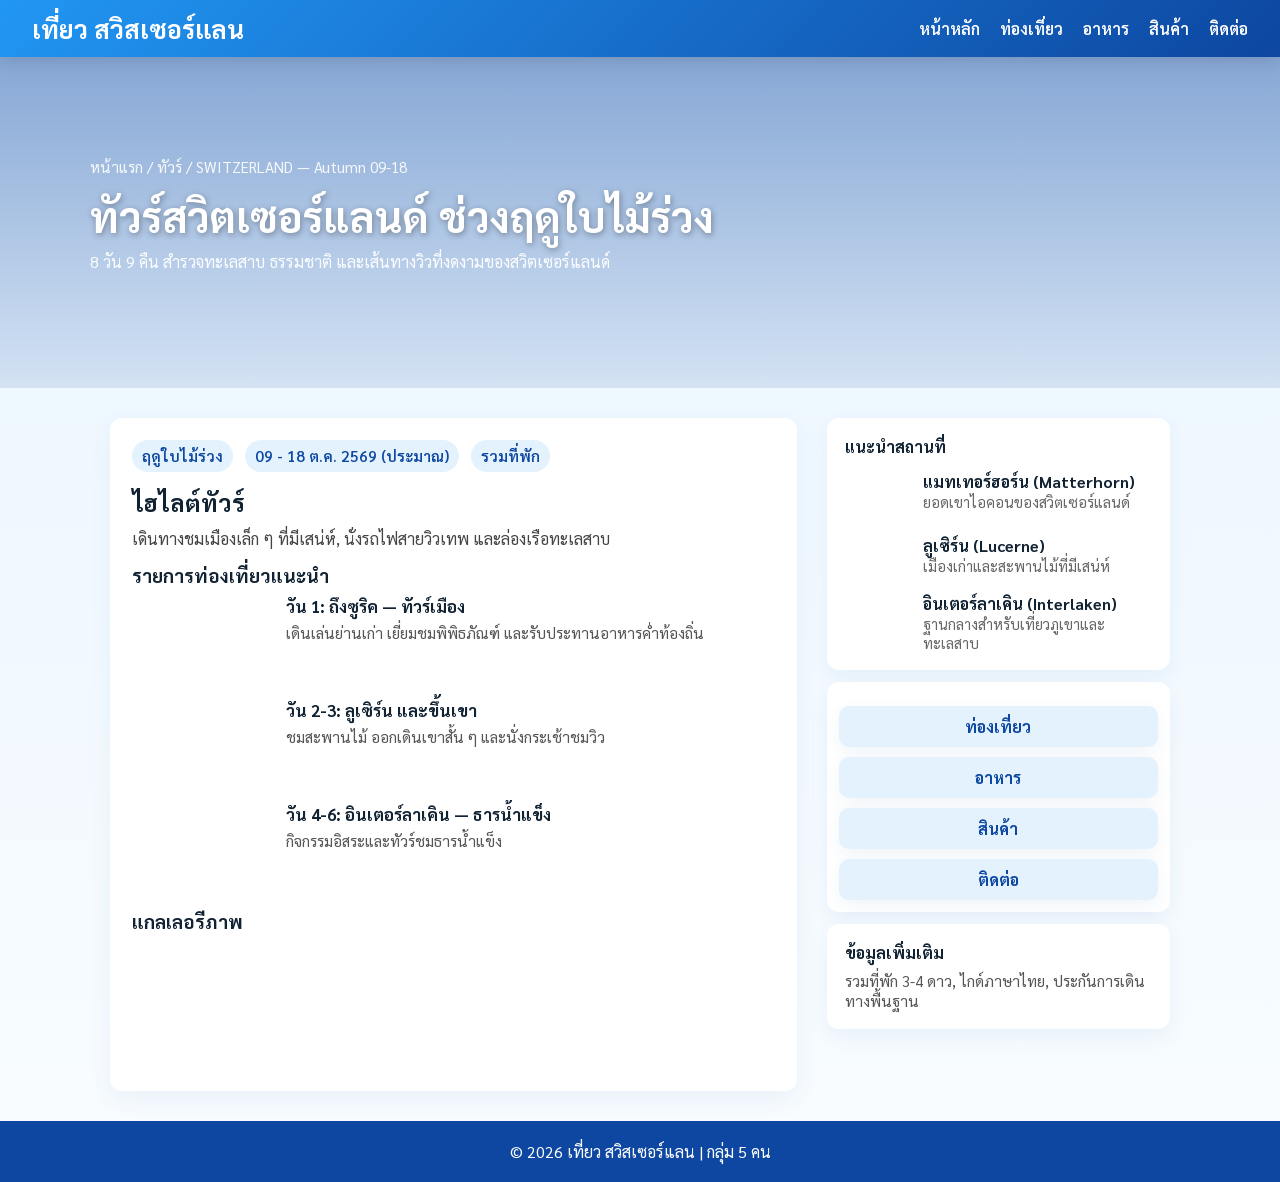
<file: feature/index.html>
<!DOCTYPE html>
<html lang="th">
<head>
    <meta charset="UTF-8">
    <meta name="viewport" content="width=device-width, initial-scale=1.0">
    <title>หน้าหลัก</title>

    <link rel="stylesheet" href="https://fonts.googleapis.com/css2?family=Sarabun:wght@300;400;600;700&display=swap">
    <style>
        *{margin:0;padding:0;box-sizing:border-box;font-family:'Sarabun',sans-serif}
        html{scroll-behavior:smooth}
        body{background:linear-gradient(to bottom,#eaf6ff,#f8fcff);color:#123;}

        .navbar{display:flex;justify-content:space-between;align-items:center;background:linear-gradient(135deg,#2196f3,#0d47a1);padding:12px 32px;position:sticky;top:0;z-index:100;box-shadow:0 4px 15px rgba(0,0,0,.12)}
        .logo{color:white;font-size:1.6rem;font-weight:700}
        .nav-links{list-style:none;display:flex;gap:20px}
        .nav-links a{color:white;text-decoration:none;font-weight:600}

        .hero{background:linear-gradient(rgba(13,71,161,.45),rgba(13,71,161,.12)),url("https://images.unsplash.com/photo-1501785888041-af3ef285b470");background-size:cover;background-position:center;color:white;padding:100px 20px}
        .hero .wrap{max-width:1100px;margin:0 auto;text-align:left}
        .breadcrumb{color:rgba(255,255,255,.9);font-size:.95rem;margin-bottom:12px}
        .hero h1{font-size:2.6rem;margin-bottom:8px;text-shadow:1px 2px 6px rgba(0,0,0,.35)}
        .hero p{font-size:1rem;margin-bottom:16px;color:rgba(255,255,255,.95)}

        .container{max-width:1100px;margin:30px auto;display:grid;grid-template-columns:2fr 1fr;gap:30px;padding:0 20px}

        .main-card{background:white;border-radius:12px;padding:22px;box-shadow:0 8px 24px rgba(3,81,156,.06)}
        .meta{display:flex;gap:12px;flex-wrap:wrap;margin-bottom:14px}
        .meta .pill{background:#e3f2fd;color:#0d47a1;padding:6px 10px;border-radius:999px;font-weight:600;font-size:.95rem}

        .itinerary{display:flex;flex-direction:column;gap:14px}
        .day{display:flex;gap:14px;align-items:flex-start}
        .day .thumb{width:140px;height:90px;border-radius:8px;background-size:cover;background-position:center;flex-shrink:0}
        .day .info h3{font-size:1.05rem;margin-bottom:6px}
        .day .info p{color:#555;font-size:.96rem}

        .gallery{display:grid;grid-template-columns:repeat(auto-fit,minmax(140px,1fr));gap:10px;margin-top:16px}
        .gallery .img{height:120px;border-radius:8px;background-size:cover;background-position:center}

        .sidebar .card{background:white;border-radius:12px;padding:18px;box-shadow:0 8px 20px rgba(3,81,156,.06)}
        .price{font-size:1.6rem;color:#0d47a1;font-weight:800;margin:8px 0}
        .book-btn{display:block;text-align:center;margin-top:12px;padding:12px 16px;background:#2196f3;color:white;border-radius:10px;text-decoration:none;font-weight:700}

        .quick-links{display:flex;flex-direction:column;gap:10px;margin-top:12px}
        .quick-links a{display:block;text-align:center;padding:10px 12px;background:#e3f2fd;color:#0d47a1;border-radius:10px;text-decoration:none;font-weight:700;box-shadow:0 6px 18px rgba(3,81,156,.06)}
        .quick-links a:hover{background:#bbdefb}

        footer{background:#0d47a1;color:white;text-align:center;padding:20px;margin-top:30px}

        @media(max-width:900px){.container{grid-template-columns:1fr}.hero{padding:70px 20px}.hero h1{font-size:1.9rem}.gallery .img{height:90px}}
    </style>
</head>
<body>

    <nav class="navbar">
        <div class="logo">เที่ยว สวิสเซอร์แลน</div>

        <ul class="nav-links">
            <li><a href="index.html">หน้าหลัก</a></li>
            <li><a href="attaction/attactions.html">ท่องเที่ยว</a></li>
            <li><a href="food/foods.html">อาหาร</a></li>
            <li><a href="good/goods.html">สินค้า</a></li>
            <li><a href="contact/contacts.html">ติดต่อ</a></li>
        </ul>
    </nav>

    <header class="hero">
        <div class="wrap">
            <div class="breadcrumb">หน้าแรก / ทัวร์ / SWITZERLAND — Autumn 09-18</div>
            <h1>ทัวร์สวิตเซอร์แลนด์ ช่วงฤดูใบไม้ร่วง</h1>
            <p>8 วัน 9 คืน สำรวจทะเลสาบ ธรรมชาติ และเส้นทางวิวที่งดงามของสวิตเซอร์แลนด์</p>
              <!-- Removed booking button -->
        </div>
    </header>

    <main class="container">
        <div class="main-card">
            <div class="meta">
                <div class="pill">ฤดูใบไม้ร่วง</div>
                <div class="pill">09 - 18 ต.ค. 2569 (ประมาณ)</div>
                <div class="pill">รวมที่พัก</div>
            </div>

            <h2 style="margin-bottom:10px">ไฮไลต์ทัวร์</h2>
            <p style="color:#444;margin-bottom:14px">เดินทางชมเมืองเล็ก ๆ ที่มีเสน่ห์, นั่งรถไฟสายวิวเทพ และล่องเรือทะเลสาบ</p>

            <h3 style="margin-top:6px;margin-bottom:8px">รายการท่องเที่ยวแนะนำ</h3>
            <div class="itinerary">
                <div class="day">
                    <div class="thumb" style="background-image:url('https://images.unsplash.com/photo-1501785888041-af3ef285b470')"></div>
                    <div class="info">
                        <h3>วัน 1: ถึงซูริค — ทัวร์เมือง</h3>
                        <p>เดินเล่นย่านเก่า เยี่ยมชมพิพิธภัณฑ์ และรับประทานอาหารค่ำท้องถิ่น</p>
                    </div>
                </div>

                <div class="day">
                    <div class="thumb" style="background-image:url('https://images.unsplash.com/photo-1508610048659-a06b669e3321')"></div>
                    <div class="info">
                        <h3>วัน 2-3: ลูเซิร์น และขึ้นเขา</h3>
                        <p>ชมสะพานไม้ ออกเดินเขาสั้น ๆ และนั่งกระเช้าชมวิว</p>
                    </div>
                </div>

                <div class="day">
                    <div class="thumb" style="background-image:url('https://images.unsplash.com/photo-1526772662000-3f88f10405ff')"></div>
                    <div class="info">
                        <h3>วัน 4-6: อินเตอร์ลาเคิน — ธารน้ำแข็ง</h3>
                        <p>กิจกรรมอิสระและทัวร์ชมธารน้ำแข็ง</p>
                    </div>
                </div>
            </div>

            <h3 style="margin-top:16px;margin-bottom:8px">แกลเลอรีภาพ</h3>
            <div class="gallery">
                <div class="img" style="background-image:url('https://images.unsplash.com/photo-1501785888041-af3ef285b470')"></div>
                <div class="img" style="background-image:url('https://images.unsplash.com/photo-1508610048659-a06b669e3321')"></div>
                <div class="img" style="background-image:url('https://images.unsplash.com/photo-1526772662000-3f88f10405ff')"></div>
                <div class="img" style="background-image:url('https://images.unsplash.com/photo-1444090542259-0af8fa96557e')"></div>
            </div>
        </div>

        <aside class="sidebar">
            <div class="card main-card">
                <h4 style="margin-bottom:8px">แนะนำสถานที่</h4>
                <div style="display:flex;flex-direction:column;gap:12px">
                    <div style="display:flex;gap:10px;align-items:center">
                        <div style="width:68px;height:52px;border-radius:8px;background-image:url('https://images.unsplash.com/photo-1501785888041-af3ef285b470');background-size:cover;background-position:center;flex-shrink:0"></div>
                        <div>
                            <div style="font-weight:700">แมทเทอร์ฮอร์น (Matterhorn)</div>
                            <div style="color:#666;font-size:.92rem">ยอดเขาไอคอนของสวิตเซอร์แลนด์</div>
                        </div>
                    </div>

                    <div style="display:flex;gap:10px;align-items:center">
                        <div style="width:68px;height:52px;border-radius:8px;background-image:url('https://images.unsplash.com/photo-1508610048659-a06b669e3321');background-size:cover;background-position:center;flex-shrink:0"></div>
                        <div>
                            <div style="font-weight:700">ลูเซิร์น (Lucerne)</div>
                            <div style="color:#666;font-size:.92rem">เมืองเก่าและสะพานไม้ที่มีเสน่ห์</div>
                        </div>
                    </div>

                    <div style="display:flex;gap:10px;align-items:center">
                        <div style="width:68px;height:52px;border-radius:8px;background-image:url('https://images.unsplash.com/photo-1526772662000-3f88f10405ff');background-size:cover;background-position:center;flex-shrink:0"></div>
                        <div>
                            <div style="font-weight:700">อินเตอร์ลาเคิน (Interlaken)</div>
                            <div style="color:#666;font-size:.92rem">ฐานกลางสำหรับเที่ยวภูเขาและทะเลสาบ</div>
                        </div>
                    </div>
                </div>
            </div>

            <div class="card main-card" style="margin-top:12px;padding:12px">
                <div class="quick-links">
                    <a href="attraction/attractions.html">ท่องเที่ยว</a>
                    <a href="food/foods.html">อาหาร</a>
                    <a href="good/goods.html">สินค้า</a>
                    <a href="contact/contacts.html">ติดต่อ</a>
                </div>
            </div>

            <div style="height:12px"></div>
            <div class="card main-card">
                <h4 style="margin-bottom:8px">ข้อมูลเพิ่มเติม</h4>
                <p style="color:#555;font-size:.95rem">รวมที่พัก 3-4 ดาว, ไกด์ภาษาไทย, ประกันการเดินทางพื้นฐาน</p>
            </div>
        </aside>
    </main>

    <footer>
        <p>© 2026 เที่ยว สวิสเซอร์แลน | กลุ่ม 5 คน</p>
    </footer>

</body>
</html>
</file>
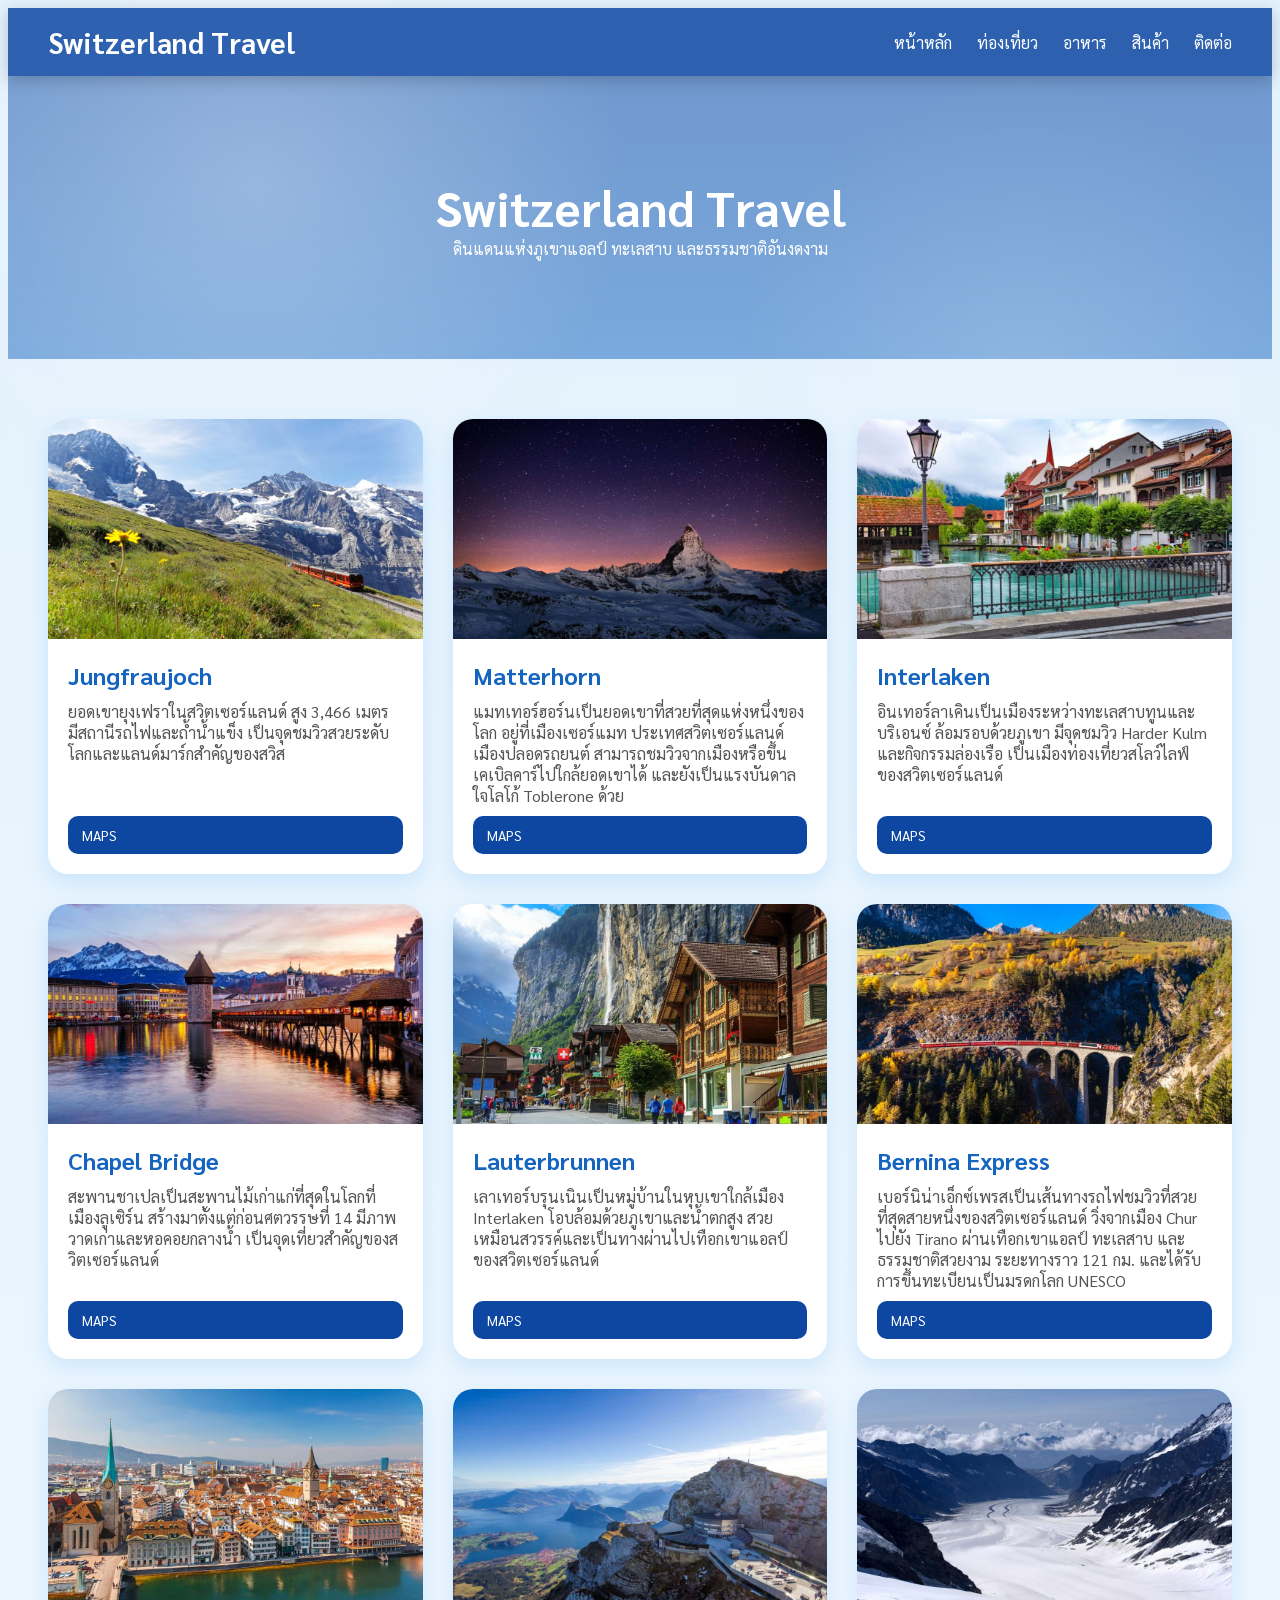
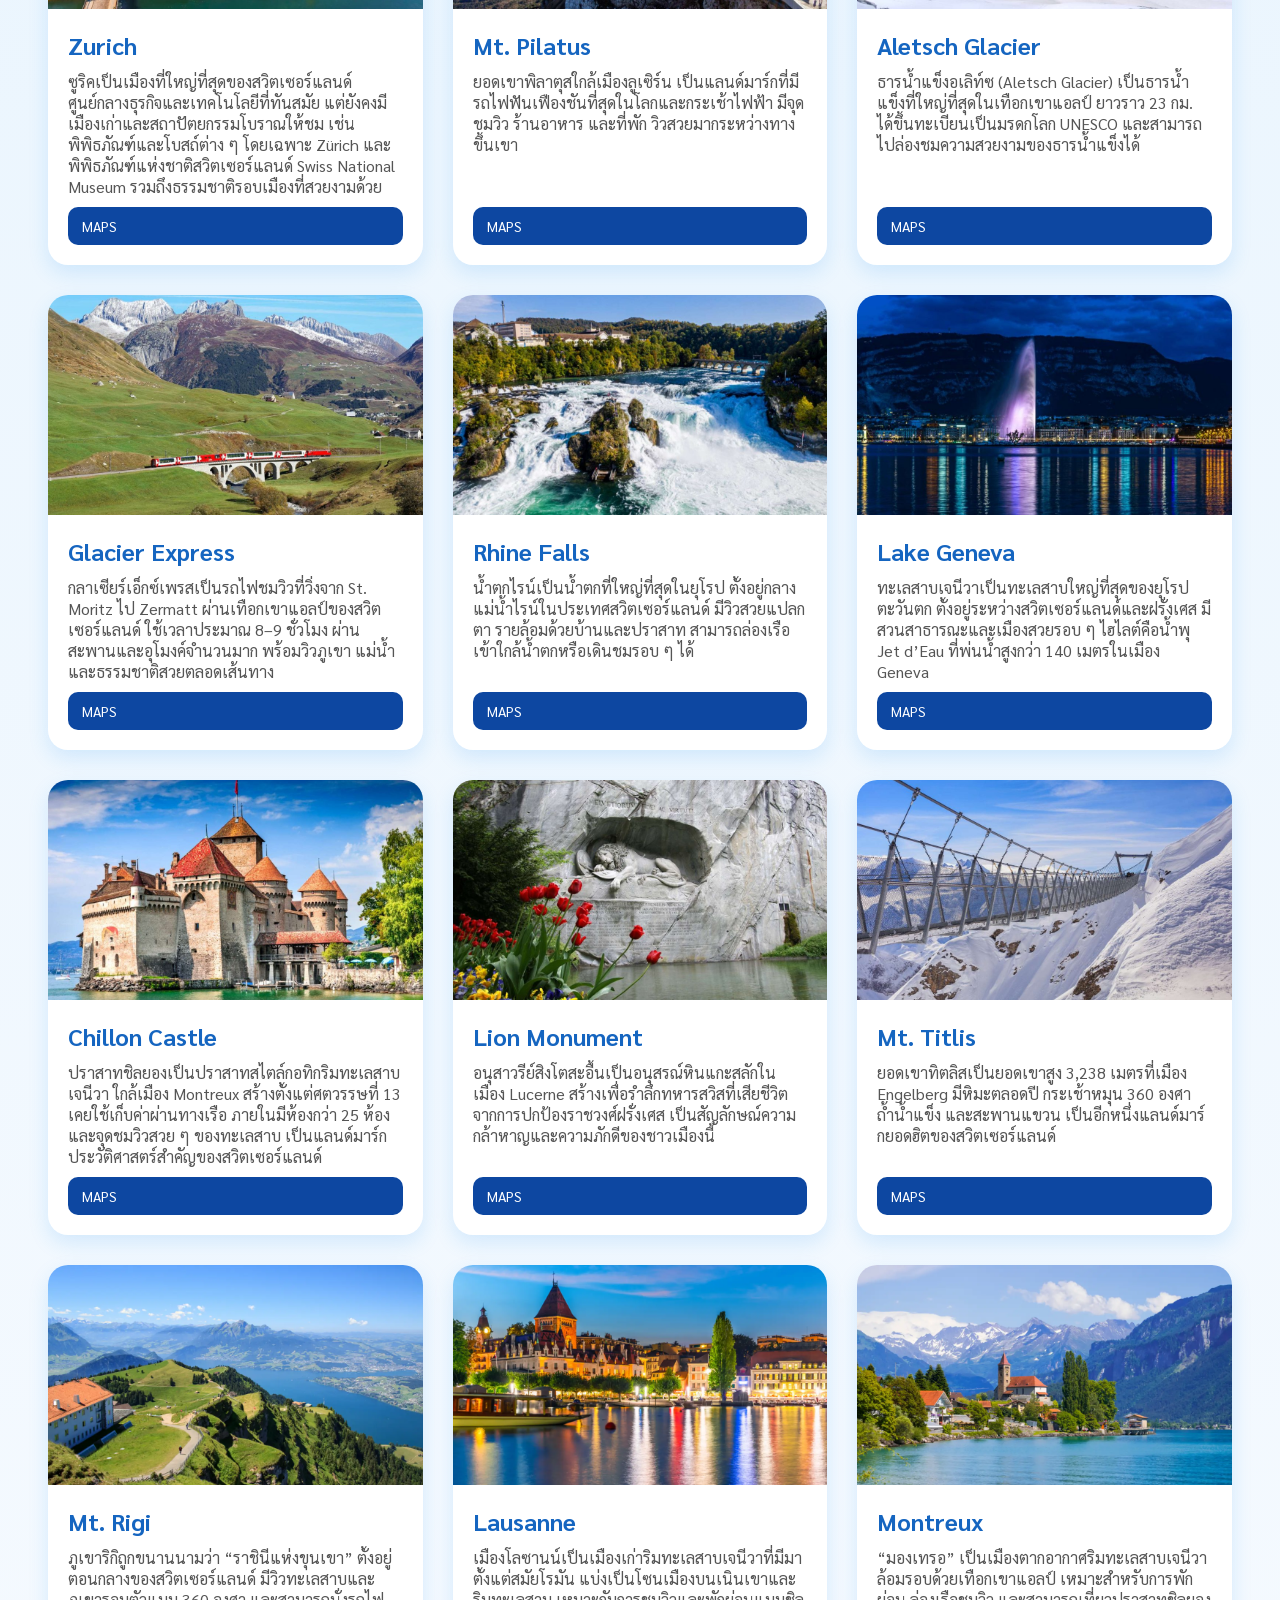
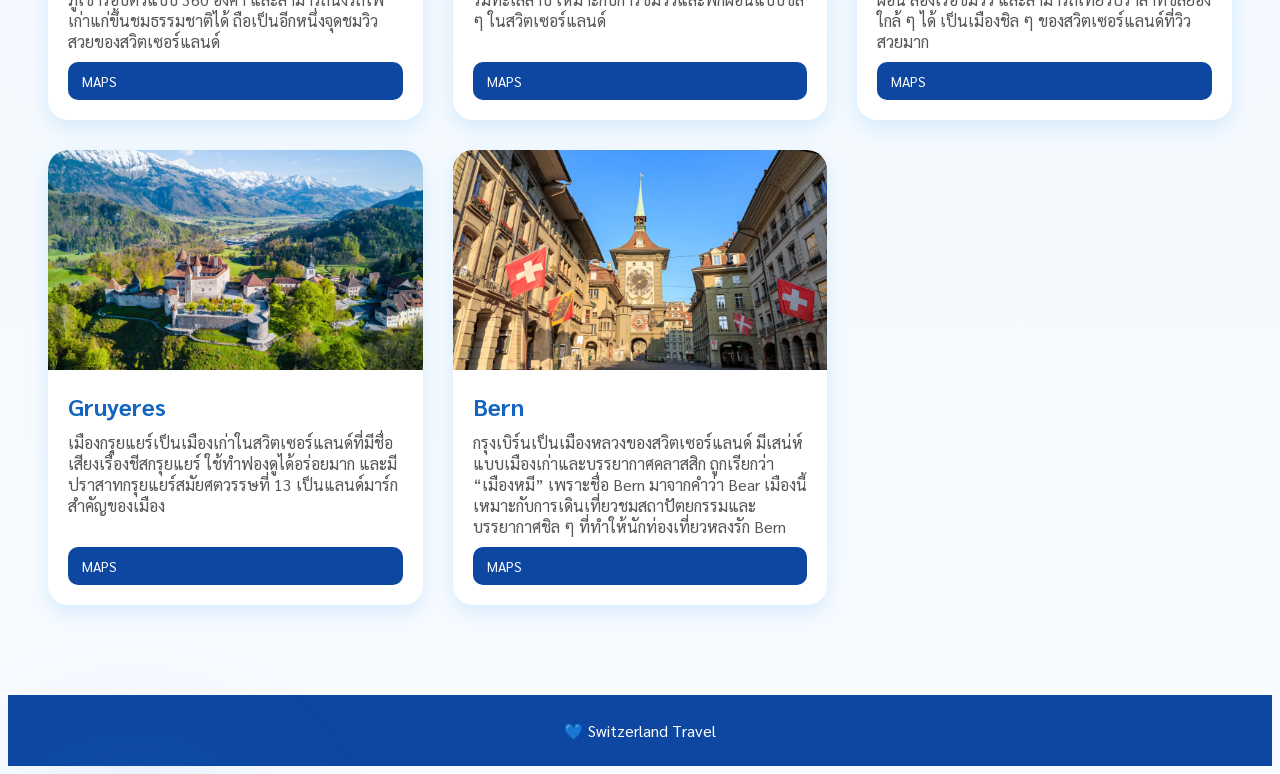
<file: feature/attaction/attactions.html>
<!DOCTYPE html>
<html lang="th">
<head>
<meta charset="UTF-8">
<meta name="viewport" content="width=device-width, initial-scale=1.0">
<title>Switzerland Travel</title>

<link rel="stylesheet" href="https://fonts.googleapis.com/css2?family=Sarabun:wght@300;400;600;700&display=swap">

<style>

.swiss-travel *{
    margin:0;
    padding:0;
    box-sizing:border-box;
    font-family:'Sarabun',sans-serif;
}

.swiss-travel{
    background:linear-gradient(to bottom,#e3f2fd,#f8fbff);
    color:#333;
}

.swiss-travel .navbar{
    display:flex;
    justify-content:space-between;
    align-items:center;
    background:linear-gradient(135deg,#2196f3,#0d47a1);
    padding:15px 40px;
    position:sticky;
    top:0;
    z-index:100;
    box-shadow:0 4px 15px rgba(0,0,0,.2);
}

.swiss-travel .logo{
    color:white;
    font-size:1.8rem;
    font-weight:700;
}

.swiss-travel .nav-links{
    list-style:none;
    display:flex;
    gap:25px;
}

.swiss-travel .nav-links a{
    color:white;
    text-decoration:none;
}

.swiss-travel .hero{
    background:
    linear-gradient(rgba(13,71,161,.55),rgba(33,150,243,.45)),
    url("https://images.unsplash.com/photo-1527668752968-14dc70a27c95");
    background-size:cover;
    background-position:center;
    color:white;
    text-align:center;
    padding:100px 20px;
}

.swiss-travel .hero h1{
    font-size:3rem;
}

.swiss-travel .cards{
    display:grid;
    grid-template-columns:repeat(auto-fit,minmax(300px,1fr));
    gap:30px;
    padding:60px 40px;
    max-width:1400px;
    margin:auto;
}

.swiss-travel .card{
    background:white;
    border-radius:20px;
    overflow:hidden;
    box-shadow:0 8px 20px rgba(33,150,243,.15);
    transition:.3s;

    display:flex;
    flex-direction:column;
}

.swiss-travel .card:hover{
    transform:translateY(-10px);
}

.swiss-travel .card-img{
    width:100%;
    height:220px;
    object-fit:cover;
}

.swiss-travel .card-body{
    padding:20px;
    display:flex;
    flex-direction:column;
    flex:1;
}

.swiss-travel .card-body h2{
    color:#1565c0;
}

.swiss-travel .card-body p{
    color:#555;
    margin:10px 0;
    flex:1;
}

.swiss-travel .btn{
    margin-top:auto;
    display:inline-block;
    padding:10px 14px;
    background:#0d47a1;
    color:white;
    text-decoration:none;
    border-radius:10px;
    font-size:14px;
    transition:.3s;
}

.swiss-travel .btn:hover{
    background:#2196f3;
}

.swiss-travel footer{
    background:#0d47a1;
    color:white;
    text-align:center;
    padding:25px;
    margin-top:30px;
}

html{
    scroll-behavior:smooth;
}

.swiss-travel{
    position:relative;
    overflow-x:hidden;
}

.swiss-travel::before{
    content:"";
    position:fixed;
    inset:0;
    background:
    radial-gradient(circle at 20% 20%,rgba(255,255,255,.25),transparent 30%),
    radial-gradient(circle at 80% 40%,rgba(255,255,255,.15),transparent 25%);
    pointer-events:none;
    z-index:0;
    animation:bgFloat 15s ease-in-out infinite;
}

@keyframes bgFloat{
    0%,100%{
        transform:translateY(0);
    }
    50%{
        transform:translateY(-30px);
    }
}

.swiss-travel .navbar{
    background:rgba(13,71,161,.85);
    backdrop-filter:blur(12px);
}

.swiss-travel .nav-links a{
    position:relative;
    transition:.3s;
}

.swiss-travel .nav-links a::after{
    content:"";
    position:absolute;
    left:0;
    bottom:-5px;
    width:0;
    height:2px;
    background:white;
    transition:.3s;
}

.swiss-travel .nav-links a:hover::after{
    width:100%;
}

.swiss-travel .hero{
    background-attachment:fixed;
}

.swiss-travel .hero h1{
    animation:heroDown 1s ease;
}

.swiss-travel .hero p{
    animation:heroUp 1.2s ease;
}

@keyframes heroDown{
    from{
        opacity:0;
        transform:translateY(-60px);
    }
    to{
        opacity:1;
        transform:translateY(0);
    }
}

@keyframes heroUp{
    from{
        opacity:0;
        transform:translateY(60px);
    }
    to{
        opacity:1;
        transform:translateY(0);
    }
}

.swiss-travel .card{
    position:relative;
    transition:.5s;
}

.swiss-travel .card:hover{
    transform:
    translateY(-15px)
    scale(1.03);
    box-shadow:
    0 25px 50px rgba(33,150,243,.25);
}

.swiss-travel .card::before{
    content:"";
    position:absolute;
    top:0;
    left:-120%;
    width:60%;
    height:100%;
    background:
    linear-gradient(
        90deg,
        transparent,
        rgba(255,255,255,.5),
        transparent
    );
    transition:.8s;
    z-index:2;
}

.swiss-travel .card:hover::before{
    left:130%;
}

.swiss-travel .card-img{
    transition:.8s;
}

.swiss-travel .card:hover .card-img{
    transform:scale(1.12);
}

.swiss-travel .card-body h2{
    transition:.3s;
}

.swiss-travel .card:hover h2{
    color:#2196f3;
}

.swiss-travel .btn{
    position:relative;
    overflow:hidden;
}

.swiss-travel .btn::before{
    content:"";
    position:absolute;
    top:0;
    left:-100%;
    width:100%;
    height:100%;
    background:
    linear-gradient(
        120deg,
        transparent,
        rgba(255,255,255,.4),
        transparent
    );
}

.swiss-travel .btn:hover::before{
    left:100%;
    transition:.7s;
}

.swiss-travel .btn:hover{
    transform:translateY(-3px);
    box-shadow:0 10px 25px rgba(33,150,243,.4);
}

.swiss-travel footer{
    position:relative;
    overflow:hidden;
}

.swiss-travel footer::before{
    content:"";
    position:absolute;
    top:0;
    left:-100%;
    width:100%;
    height:100%;
    background:
    linear-gradient(
        90deg,
        transparent,
        rgba(255,255,255,.15),
        transparent
    );
    animation:footerGlow 6s linear infinite;
}

@keyframes footerGlow{
    100%{
        left:120%;
    }
}

.reveal{
    opacity:0;
    transform:translateY(50px);
}

.reveal.show{
    opacity:1;
    transform:translateY(0);
    transition:1s;
}

@media(max-width:768px){

    .swiss-travel .navbar{
        flex-direction:column;
        gap:15px;
        padding:20px;
    }

    .swiss-travel .nav-links{
        flex-wrap:wrap;
        justify-content:center;
    }

    .swiss-travel .hero h1{
        font-size:2rem;
    }

    .swiss-travel .cards{
        padding:25px 15px;
    }

}
</style>
</head>

<body class="swiss-travel">

<nav class="navbar">
    <div class="logo">Switzerland Travel</div>

    <ul class="nav-links">
        <li><a href="../index.html">หน้าหลัก</a></li>
        <li><a href="../attaction/attactions.html">ท่องเที่ยว</a></li>
        <li><a href="../food/foods.html">อาหาร</a></li>
        <li><a href="../good/goods.html">สินค้า</a></li>
        <li><a href="../contact/contacts.html">ติดต่อ</a></li>
    </ul>
</nav>

<header class="hero">
    <h1>Switzerland Travel</h1>
    <p>ดินแดนแห่งภูเขาแอลป์ ทะเลสาบ และธรรมชาติอันงดงาม</p>
</header>

<section class="cards">

    <div class="card">
            <img class="card-img" src="mGk6d7rv-image2-1024x683.png">
            <div class="card-body">
                <h2>Jungfraujoch</h2>
                <p>ยอดเขายุงเฟราในสวิตเซอร์แลนด์ สูง 3,466 เมตร มีสถานีรถไฟและถ้ำน้ำแข็ง เป็นจุดชมวิวสวยระดับโลกและแลนด์มาร์กสำคัญของสวิส</p>
                <a class="btn" href="https://maps.app.goo.gl/AFrDkyDvjTr9EDqRA" target="_blank">MAPS</a>
            </div>
        </div>

        <div class="card">
            <img class="card-img" src="image15-1024x684.jpg">
            <div class="card-body">
                <h2>Matterhorn</h2>
                <p>แมทเทอร์ฮอร์นเป็นยอดเขาที่สวยที่สุดแห่งหนึ่งของโลก อยู่ที่เมืองเซอร์แมท ประเทศสวิตเซอร์แลนด์ เมืองปลอดรถยนต์ สามารถชมวิวจากเมืองหรือขึ้นเคเบิลคาร์ไปใกล้ยอดเขาได้ และยังเป็นแรงบันดาลใจโลโก้ Toblerone ด้วย</p>
                <a class="btn" href="https://maps.app.goo.gl/59tX1JPrs5vTrHFS8" target="_blank">MAPS</a>
            </div>
        </div>

        <div class="card">
            <img class="card-img" src="image36-1024x683.jpg">
            <div class="card-body">
                <h2>Interlaken</h2>
                <p>อินเทอร์ลาเคินเป็นเมืองระหว่างทะเลสาบทูนและบริเอนซ์ ล้อมรอบด้วยภูเขา มีจุดชมวิว Harder Kulm และกิจกรรมล่องเรือ เป็นเมืองท่องเที่ยวสโลว์ไลฟ์ของสวิตเซอร์แลนด์</p>
                <a class="btn" href="https://maps.app.goo.gl/pNJoBaBYMh2W6HiM6" target="_blank">MAPS</a>
            </div>
        </div>

        <div class="card">
            <img class="card-img" src="xsjBiQvf-image17-1024x683.jpg">
            <div class="card-body">
                <h2>Chapel Bridge</h2>
                <p>สะพานชาเปลเป็นสะพานไม้เก่าแก่ที่สุดในโลกที่เมืองลูเซิร์น สร้างมาตั้งแต่ก่อนศตวรรษที่ 14 มีภาพวาดเก่าและหอคอยกลางน้ำ เป็นจุดเที่ยวสำคัญของสวิตเซอร์แลนด์</p>
                <a class="btn" href="https://maps.app.goo.gl/kdzebMmgwv3HXvSb8" target="_blank">MAPS</a>
            </div>
        </div>

        <div class="card">
            <img class="card-img" src="jSNvDLb9-image1-1024x683.jpg">
            <div class="card-body">
                <h2>Lauterbrunnen</h2>
                <p>เลาเทอร์บรุนเนินเป็นหมู่บ้านในหุบเขาใกล้เมือง Interlaken โอบล้อมด้วยภูเขาและน้ำตกสูง สวยเหมือนสวรรค์และเป็นทางผ่านไปเทือกเขาแอลป์ของสวิตเซอร์แลนด์</p>
                <a class="btn" href="https://maps.app.goo.gl/7t9UDNqiV14X6MDV6" target="_blank">MAPS</a>
            </div>
        </div>

        <div class="card">
            <img class="card-img" src="jgkVvN3C-image31-1024x683.jpg">
            <div class="card-body">
                <h2>Bernina Express</h2>
                <p>เบอร์นิน่าเอ็กซ์เพรสเป็นเส้นทางรถไฟชมวิวที่สวยที่สุดสายหนึ่งของสวิตเซอร์แลนด์ วิ่งจากเมือง Chur ไปยัง Tirano ผ่านเทือกเขาแอลป์ ทะเลสาบ และธรรมชาติสวยงาม ระยะทางราว 121 กม. และได้รับการขึ้นทะเบียนเป็นมรดกโลก UNESCO</p>
                <a class="btn" href="https://maps.app.goo.gl/F92kiLMpTSWUV7j59" target="_blank">MAPS</a>
            </div>
        </div>

        <div class="card">
            <img class="card-img" src="uwJRmFyK-image21-1024x683.jpg">
            <div class="card-body">
                <h2>Zurich</h2>
                <p>ซูริคเป็นเมืองที่ใหญ่ที่สุดของสวิตเซอร์แลนด์ ศูนย์กลางธุรกิจและเทคโนโลยีที่ทันสมัย แต่ยังคงมีเมืองเก่าและสถาปัตยกรรมโบราณให้ชม เช่นพิพิธภัณฑ์และโบสถ์ต่าง ๆ โดยเฉพาะ Zürich และพิพิธภัณฑ์แห่งชาติสวิตเซอร์แลนด์ Swiss National Museum รวมถึงธรรมชาติรอบเมืองที่สวยงามด้วย</p>
                <a class="btn" href="https://maps.app.goo.gl/ncu3TguQ8rBvMJTLA" target="_blank">MAPS</a>
            </div>
        </div>

        <div class="card">
            <img class="card-img" src="w91krM8B-image14-1024x683.jpg">
            <div class="card-body">
                <h2>Mt. Pilatus</h2>
                <p>ยอดเขาพิลาตุสใกล้เมืองลูเซิร์น เป็นแลนด์มาร์กที่มีรถไฟฟันเฟืองชันที่สุดในโลกและกระเช้าไฟฟ้า มีจุดชมวิว ร้านอาหาร และที่พัก วิวสวยมากระหว่างทางขึ้นเขา</p>
                <a class="btn" href="https://maps.app.goo.gl/eQQLqitZCALmqfxL8" target="_blank">MAPS</a>
            </div>
        </div>

        <div class="card">
            <img class="card-img" src="image5-1024x684.jpg">
            <div class="card-body">
                <h2>Aletsch Glacier</h2>
                <p>ธารน้ำแข็งอเลิท์ซ (Aletsch Glacier) เป็นธารน้ำแข็งที่ใหญ่ที่สุดในเทือกเขาแอลป์ ยาวราว 23 กม. ได้ขึ้นทะเบียนเป็นมรดกโลก UNESCO และสามารถไปล่องชมความสวยงามของธารน้ำแข็งได้</p>
                <a class="btn" href="https://maps.app.goo.gl/NHx2FATVdZD5piDX8" target="_blank">MAPS</a>
            </div>
        </div>

        <div class="card">
            <img class="card-img" src="ou0Bkqbo-image10-1024x683.jpg">
            <div class="card-body">
                <h2>Glacier Express</h2>
                <p>กลาเซียร์เอ็กซ์เพรสเป็นรถไฟชมวิวที่วิ่งจาก St. Moritz ไป Zermatt ผ่านเทือกเขาแอลป์ของสวิตเซอร์แลนด์ ใช้เวลาประมาณ 8–9 ชั่วโมง ผ่านสะพานและอุโมงค์จำนวนมาก พร้อมวิวภูเขา แม่น้ำ และธรรมชาติสวยตลอดเส้นทาง</p>
                <a class="btn" href="https://maps.app.goo.gl/XBSbdaxP9o73rq1o8" target="_blank">MAPS</a>
            </div>
        </div>

        <div class="card">
            <img class="card-img" src="image6-1024x682.jpg">
            <div class="card-body">
                <h2>Rhine Falls</h2>
                <p>น้ำตกไรน์เป็นน้ำตกที่ใหญ่ที่สุดในยุโรป ตั้งอยู่กลางแม่น้ำไรน์ในประเทศสวิตเซอร์แลนด์ มีวิวสวยแปลกตา รายล้อมด้วยบ้านและปราสาท สามารถล่องเรือเข้าใกล้น้ำตกหรือเดินชมรอบ ๆ ได้</p>
                <a class="btn" href="https://maps.app.goo.gl/MbiUSm3TRtv35fTYA" target="_blank">MAPS</a>
            </div>
        </div>

        <div class="card">
            <img class="card-img" src="image11-1024x682.jpg">
            <div class="card-body">
                <h2>Lake Geneva</h2>
                <p>ทะเลสาบเจนีวาเป็นทะเลสาบใหญ่ที่สุดของยุโรปตะวันตก ตั้งอยู่ระหว่างสวิตเซอร์แลนด์และฝรั่งเศส มีสวนสาธารณะและเมืองสวยรอบ ๆ ไฮไลต์คือน้ำพุ Jet d’Eau ที่พ่นน้ำสูงกว่า 140 เมตรในเมือง Geneva</p>
                <a class="btn" href="https://maps.app.goo.gl/m1iz3MjqKt55otrX6" target="_blank">MAPS</a>
            </div>
        </div>

        <div class="card">
            <img class="card-img" src="image33-1024x678.jpg">
            <div class="card-body">
                <h2>Chillon Castle</h2>
                <p>ปราสาทชิลยองเป็นปราสาทสไตล์กอทิกริมทะเลสาบเจนีวา ใกล้เมือง Montreux สร้างตั้งแต่ศตวรรษที่ 13 เคยใช้เก็บค่าผ่านทางเรือ ภายในมีห้องกว่า 25 ห้องและจุดชมวิวสวย ๆ ของทะเลสาบ เป็นแลนด์มาร์กประวัติศาสตร์สำคัญของสวิตเซอร์แลนด์</p>
                <a class="btn" href="https://maps.app.goo.gl/MnNwv6szTVFhJLgM8" target="_blank">MAPS</a>
            </div>
        </div>

        <div class="card">
            <img class="card-img" src="image16-1024x586.jpg">
            <div class="card-body">
                <h2>Lion Monument</h2>
                <p>อนุสาวรีย์สิงโตสะอื้นเป็นอนุสรณ์หินแกะสลักในเมือง Lucerne สร้างเพื่อรำลึกทหารสวิสที่เสียชีวิตจากการปกป้องราชวงศ์ฝรั่งเศส เป็นสัญลักษณ์ความกล้าหาญและความภักดีของชาวเมืองนี้</p>
                <a class="btn" href="https://maps.app.goo.gl/jWUuEHwSNmPgJD739" target="_blank">MAPS</a>
            </div>
        </div>

        <div class="card">
            <img class="card-img" src="LQ8yZDVq-image8-1024x683.jpg">
            <div class="card-body">
                <h2>Mt. Titlis</h2>
                <p>ยอดเขาทิตลิสเป็นยอดเขาสูง 3,238 เมตรที่เมือง Engelberg มีหิมะตลอดปี กระเช้าหมุน 360 องศา ถ้ำน้ำแข็ง และสะพานแขวน เป็นอีกหนึ่งแลนด์มาร์กยอดฮิตของสวิตเซอร์แลนด์</p>
                <a class="btn" href="https://maps.app.goo.gl/euHh5rabMydRgqeP9" target="_blank">MAPS</a>
            </div>
        </div>

        <div class="card">
            <img class="card-img" src="image12-1024x683.png">
            <div class="card-body">
                <h2>Mt. Rigi</h2>
                <p>ภูเขาริกิถูกขนานนามว่า “ราชินีแห่งขุนเขา” ตั้งอยู่ตอนกลางของสวิตเซอร์แลนด์ มีวิวทะเลสาบและภูเขารอบตัวแบบ 360 องศา และสามารถนั่งรถไฟเก่าแก่ขึ้นชมธรรมชาติได้ ถือเป็นอีกหนึ่งจุดชมวิวสวยของสวิตเซอร์แลนด์</p>
                <a class="btn" href="https://maps.app.goo.gl/uQ74FokJtwo1AYMf8" target="_blank">MAPS</a>
            </div>
        </div>

        <div class="card">
            <img class="card-img" src="image32-1024x683.png">
            <div class="card-body">
                <h2>Lausanne</h2>
                <p>เมืองโลซานน์เป็นเมืองเก่าริมทะเลสาบเจนีวาที่มีมาตั้งแต่สมัยโรมัน แบ่งเป็นโซนเมืองบนเนินเขาและริมทะเลสาบ เหมาะกับการชมวิวและพักผ่อนแบบชิล ๆ ในสวิตเซอร์แลนด์</p>
                <a class="btn" href="https://maps.app.goo.gl/39CbHtSWd9XQLdfT8" target="_blank">MAPS</a>
            </div>
        </div>

        <div class="card">
            <img class="card-img" src="image34-1024x683.png">
            <div class="card-body">
                <h2>Montreux</h2>
                <p>“มองเทรอ” เป็นเมืองตากอากาศริมทะเลสาบเจนีวา ล้อมรอบด้วยเทือกเขาแอลป์ เหมาะสำหรับการพักผ่อน ล่องเรือชมวิว และสามารถเที่ยวปราสาทชิลยองใกล้ ๆ ได้ เป็นเมืองชิล ๆ ของสวิตเซอร์แลนด์ที่วิวสวยมาก</p>
                <a class="btn" href="https://maps.app.goo.gl/eAkcMkmsXejEmvAv5" target="_blank">MAPS</a>
            </div>
        </div>

        <div class="card">
            <img class="card-img" src="image28-1024x768.png">
            <div class="card-body">
                <h2>Gruyeres</h2>
                <p>เมืองกรุยแยร์เป็นเมืองเก่าในสวิตเซอร์แลนด์ที่มีชื่อเสียงเรื่องชีสกรุยแยร์ ใช้ทำฟองดูได้อร่อยมาก และมีปราสาทกรุยแยร์สมัยศตวรรษที่ 13 เป็นแลนด์มาร์กสำคัญของเมือง</p>
                <a class="btn" href="https://maps.app.goo.gl/z2KiTnMbEGdNxhNv6" target="_blank">MAPS</a>
            </div>
        </div>

        <div class="card">
            <img class="card-img" src="Guxr4jHV-image26-1024x683.png">
            <div class="card-body">
                <h2>Bern</h2>
                <p>กรุงเบิร์นเป็นเมืองหลวงของสวิตเซอร์แลนด์ มีเสน่ห์แบบเมืองเก่าและบรรยากาศคลาสสิก ถูกเรียกว่า “เมืองหมี” เพราะชื่อ Bern มาจากคำว่า Bear เมืองนี้เหมาะกับการเดินเที่ยวชมสถาปัตยกรรมและบรรยากาศชิล ๆ ที่ทำให้นักท่องเที่ยวหลงรัก Bern</p>
                <a class="btn" href="https://maps.app.goo.gl/6N2RcLeRQpsCSP5V9" target="_blank">MAPS</a>
            </div>
        </div>
</section>

<footer>
    💙 Switzerland Travel
</footer>
<script>

const observer = new IntersectionObserver((entries)=>{

    entries.forEach(entry=>{

        if(entry.isIntersecting){
            entry.target.classList.add("show");
        }

    });

},{
    threshold:0.1
});

document.querySelectorAll(".card").forEach(card=>{

    card.classList.add("reveal");
    observer.observe(card);

});

const glow=document.createElement("div");

glow.style.position="fixed";
glow.style.width="250px";
glow.style.height="250px";
glow.style.borderRadius="50%";
glow.style.background="rgba(33,150,243,.15)";
glow.style.filter="blur(70px)";
glow.style.pointerEvents="none";
glow.style.zIndex="1";

document.body.appendChild(glow);

document.addEventListener("mousemove",(e)=>{

    glow.style.left=(e.clientX-125)+"px";
    glow.style.top=(e.clientY-125)+"px";

});


for(let i=0;i<40;i++){

    const snow=document.createElement("div");

    snow.innerHTML="❄";

    snow.style.position="fixed";
    snow.style.left=Math.random()*100+"vw";
    snow.style.top="-50px";
    snow.style.fontSize=(Math.random()*15+10)+"px";
    snow.style.color="white";
    snow.style.opacity=Math.random();
    snow.style.pointerEvents="none";
    snow.style.zIndex="999";

    snow.style.animation=
    `snowFall ${Math.random()*10+8}s linear infinite`;

    document.body.appendChild(snow);

}

const style=document.createElement("style");

style.innerHTML=`
@keyframes snowFall{
from{
transform:translateY(-50px);
}
to{
transform:translateY(110vh);
}
}
`;

document.head.appendChild(style);

</script>
</body>
</html>
</file>
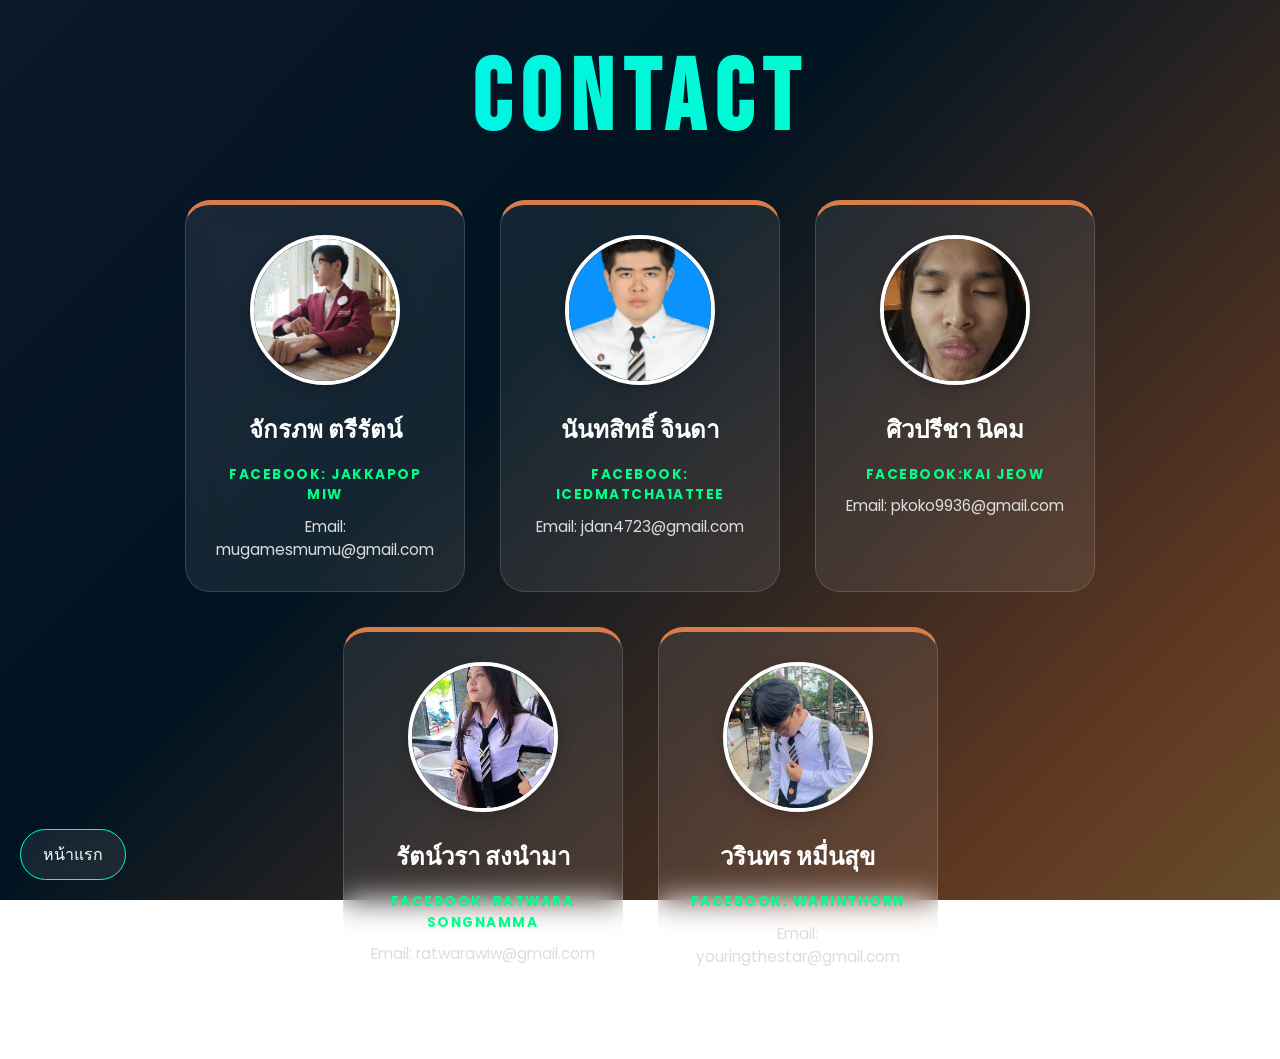
<file: feature/contact/contacts.html>
<!DOCTYPE html>
<html lang="th">
<head>
    <meta charset="UTF-8">
    <meta name="viewport" content="width=device-width, initial-scale=1.0">
    <title>Contact Team</title>
    <link @import url('https://fonts.googleapis.com/css2?family=Bebas+Neue&family=Poppins:wght@300;400;500;600;700&display=swap'); rel="stylesheet">
    <link rel="stylesheet" href="style.css">
</head>
<body>

    <h1 class="title"> Contact </h1>

    <div class="container">

        <div class="card">
            <a href="https://www.facebook.com/mugames.mu" target="_blank" class="profile-link">
                <img src="img/person1.jpg" alt="จักรภพ ตรีรัตน์">
                <h2>จักรภพ ตรีรัตน์</h2>
            </a>
            <p class="role">Facebook: Jakkapop Miw</p>
            <p>Email: mugamesmumu@gmail.com</p>
        </div>

        <div class="card">
            <a href="https://www.facebook.com/nantasit.jinda" target="_blank" class="profile-link">
                <img src="img/person2.jpg" alt="นันทสิทธิ์ จินดา">
                <h2>นันทสิทธิ์ จินดา</h2>
            </a>
            <p class="role">Facebook: icedmatcha1attee</p>
            <p>Email: jdan4723@gmail.com</p>
        </div>

        <div class="card">
            <a href="https://www.facebook.com/kai.jeow.155965?locale=th_TH" target="_blank" class="profile-link">
                <img src="img/person3.jpg" alt="ศิวปรีชา นิคม">
                <h2>ศิวปรีชา นิคม</h2>
            </a>
            <p class="role">Facebook:Kai Jeow</p>
            <p>Email: pkoko9936@gmail.com</p>
        </div>

        <div class="card">
            <a href="https://www.facebook.com/ratwara.songnamma?locale=th_TH" target="_blank" class="profile-link">
                <img src="img/person4.jpg" alt="รัตน์วรา สงนำมา">
                <h2>รัตน์วรา สงนำมา</h2>
            </a>
            <p class="role">Facebook: Ratwara Songnamma</p>
            <p>Email: ratwarawiw@gmail.com</p>
        </div>

        <div class="card">
            <a href="https://www.facebook.com/M.Warinthon?rdid=X6j4x6hHp9C2Boru&share_url=https%3A%2F%2Fwww.facebook.com%2Fshare%2F1Dr8rfEozh#" target="_blank" class="profile-link">
                <img src="img/person5.jpg" alt="วรินทร หมื่นสุข">
                <h2>วรินทร หมื่นสุข</h2>
            </a>
            <p class="role">Facebook: Warinthorn</p>
            <p>Email: youringthestar@gmail.com</p>
        </div>

    </div>

    <a href="../index.html" class="bottom-home">หน้าแรก</a>

</body>
</html>
</file>
<file: feature/contact/style.css>
@import url('https://fonts.googleapis.com/css2?family=Bebas+Neue&family=Poppins:wght@300;400;500;600;700&display=swap');



* {

    margin: 0;

    padding: 0;

    box-sizing: border-box;

}



body {

    min-height: 100vh;

    background:

        linear-gradient(rgba(0, 0, 0, 0.55), rgba(0, 0, 0, 0.55)), 

        linear-gradient(135deg, #1a365d 0%, #002b49 40%, #d87d4a 85%, #e1a95f 100%);

   

    background-size: cover;

    background-position: center;

    background-attachment: fixed;

   

    font-family: 'Poppins', sans-serif;

    padding-bottom: 60px; 

}


.title {

    text-align: center;

    font-family: 'Bebas Neue', sans-serif;

    font-size: 100px;

    letter-spacing: 10px;

    margin: 40px 0;

    background: linear-gradient(

        90deg,

        #00eaff, 

        #00ffc8, 

        #e1a95f, 

        #d87d4a, 

        #00eaff

    );

    background-size: 300%;



    -webkit-background-clip: text;
    background-clip: text;

    -webkit-text-fill-color: transparent;

    animation: glow 5s linear infinite;

}



@keyframes glow {

    from { background-position: 0%; }

    to { background-position: 300%; }

}



/* กล่องการ์ดกลุ่ม */

.container {

    display: flex;

    justify-content: center;

    flex-wrap: wrap;

    gap: 35px;

    width: 90%;

    margin: auto;

}



/* 📋 ตัวการ์ดสไตล์กระจกฝ้าออสเตรเลีย (Glassmorphism) */

.card {

    width: 280px;

    padding: 30px 25px;

    border-radius: 25px;

   

    /* สไตล์กระจกฝ้าหรูหรา */

    background: rgba(255, 255, 255, 0.08);

    backdrop-filter: blur(15px);

    -webkit-backdrop-filter: blur(15px);

    border: 1px solid rgba(255, 255, 255, 0.15);

   

    /* ดึงขอบบนหนาโทนสีส้มอิฐสไตล์ Outback มาใช้ร่วมด้วย */

    border-top: 5px solid #d87d4a;



    text-align: center;

    color: white;

    transition: transform 0.4s cubic-bezier(0.175, 0.885, 0.32, 1.275), box-shadow 0.4s ease, background 0.4s;

}



/* เอฟเฟกต์เมื่อเอาเมาส์มาวางบนตัวการ์ด */

.card:hover {

    transform: translateY(-15px) scale(1.03);

    background: rgba(255, 255, 255, 0.15); /* สว่างขึ้นตอนจ้องมอง */

   

    /* แสงนีออนออร่ารอบการ์ด สะท้อนเฉดสีฟ้าน้ำทะเลประกายส้มทอง */

    box-shadow:

        0 0 15px rgba(0, 234, 255, 0.3),

        0 0 30px rgba(225, 169, 95, 0.3),

        0 15px 35px rgba(0, 0, 0, 0.4);

}



/* 🖼️ รูปโปรไฟล์วงกลม */

.card img {

    width: 150px; /* ปรับขนาดสมดุลกับความกว้าง 280px */

    height: 150px;

    object-fit: cover;

    border-radius: 50%;

    border: 4px solid white;

    box-shadow: 0 4px 15px rgba(0,0,0,0.2);

    transition: transform 0.4s ease, box-shadow 0.4s ease;

}



/* เมื่อเอาเมาส์วางบนการ์ด รูปภาพจะหมุนและขยายมีออร่า */

.card:hover img {

    transform: scale(1.06) rotate(3deg);

    box-shadow:

        0 0 20px #00ffbf,

        0 0 40px rgba(225, 169, 95, 0.6);

}



/* ⚡️ เอฟเฟกต์เมื่อสัมผัสและกดที่ชื่อ (Name Hover & Active Effect) ⚡️ */

.card h2 {

    margin-top: 18px;

    font-size: 24px;

    color: #ffffff;

    cursor: pointer;

    display: inline-block;

    position: relative;

    transition: color 0.2s ease, transform 0.1s ease;

}



/* ขีดเส้นใต้สไตล์คุณ (แต่ปรับแอนิเมชันให้เสถียรและใช้สีเขียวยูคาลิปตัสนีออน) */

.card h2::after {

    content: '';

    display: block;

    width: 0; /* เริ่มต้นจาก 0 */

    height: 3px;

    background: #00ffc8;

    margin: 8px auto 0 auto;

    transition: width 0.3s ease; /* เส้นจะวิ่งยืดออกมาด้านข้างสวยงาม */

}



/* เมื่อเมาส์ชี้ไปที่ชื่อ: ชื่อเปลี่ยนเป็นสีทอง + เส้นใต้ขยายออก */

.card h2:hover {

    color: #e1a95f;

}



.card h2:hover::after {

    width: 100%; /* เส้นใต้ยาวเต็มตัวอักษร */

}



/* เอฟเฟกต์เสริม: เมื่อ "คลิกค้าง" ที่ชื่อ ตัวอักษรจะยุบลงไปเหมือนกดปุ่ม */

.card h2:active {

    transform: scale(0.9);

    color: #d87d4a; /* กลายเป็นสีส้มอิฐตอนกด */

}



/* รายละเอียดข้อความ */

.card p {

    margin-top: 10px;

    font-size: 0.95rem;

    color: #dddddd;

    line-height: 1.5;

}



/* คลาสจัดสีตำแหน่งเฉพาะตัว (เขียวป่ายูคาลิปตัสสว่างเพื่อให้เห็นชัดบนการ์ดมืด) */

.card .role {

    font-weight: 700;

    color: #00ff88;

    font-size: 0.85rem;

    text-transform: uppercase;

    letter-spacing: 1.5px;

    margin-top: 5px;

}



/* ปุ่มหน้าแรก (สไตล์กระจกวิบวับเข้าชุด) */

.bottom-home {

    position: fixed;

    bottom: 20px;

    left: 20px;

    padding: 12px 22px;

    border-radius: 50px;

    text-decoration: none;

    color: white;

    background: rgba(255, 255, 255, 0.08);

    backdrop-filter: blur(5px);

    -webkit-backdrop-filter: blur(5px);

    border: 1px solid #00ffd5;

    transition: .3s;

    font-weight: 500;

}



.bottom-home:hover {

    background: #00ff9d;

    color: black;

    box-shadow:

        0 0 20px #00ffb3,

        0 0 40px #00ffea;

    transform: scale(1.05);

}
</file>
